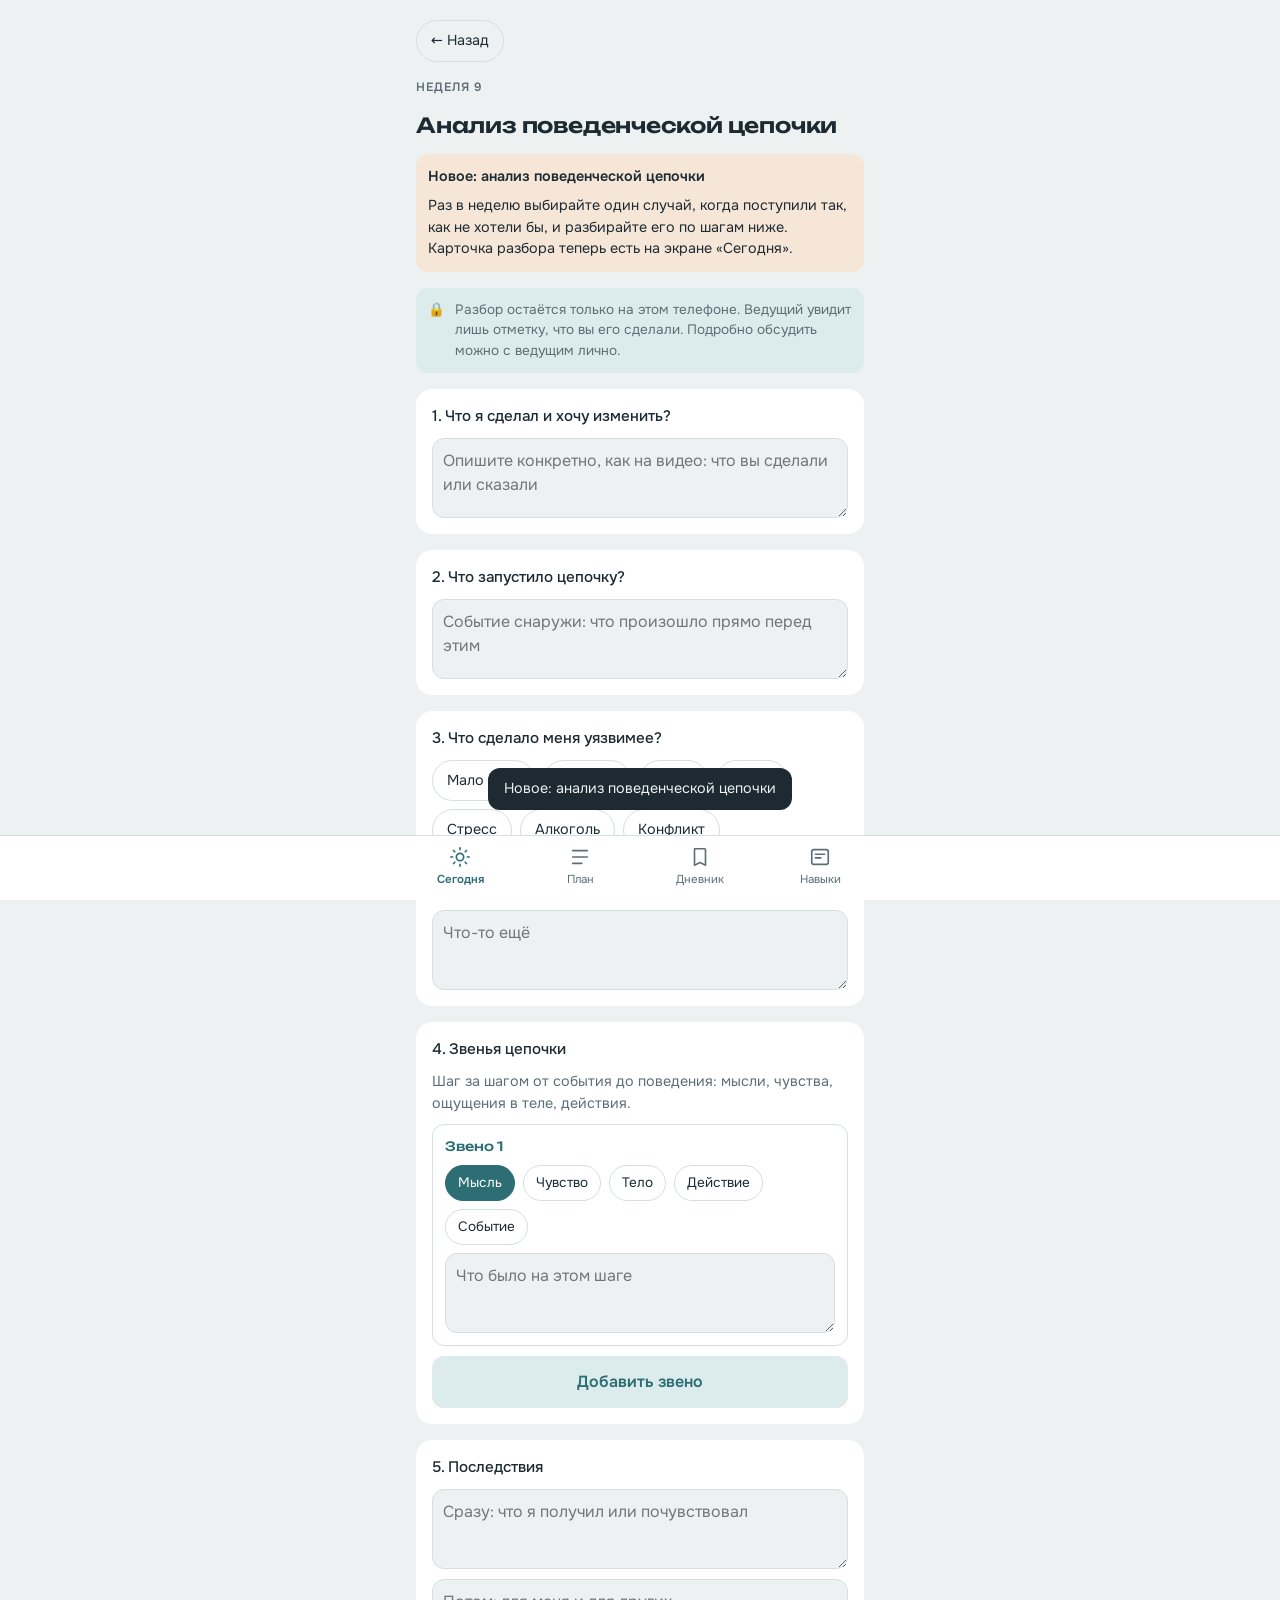
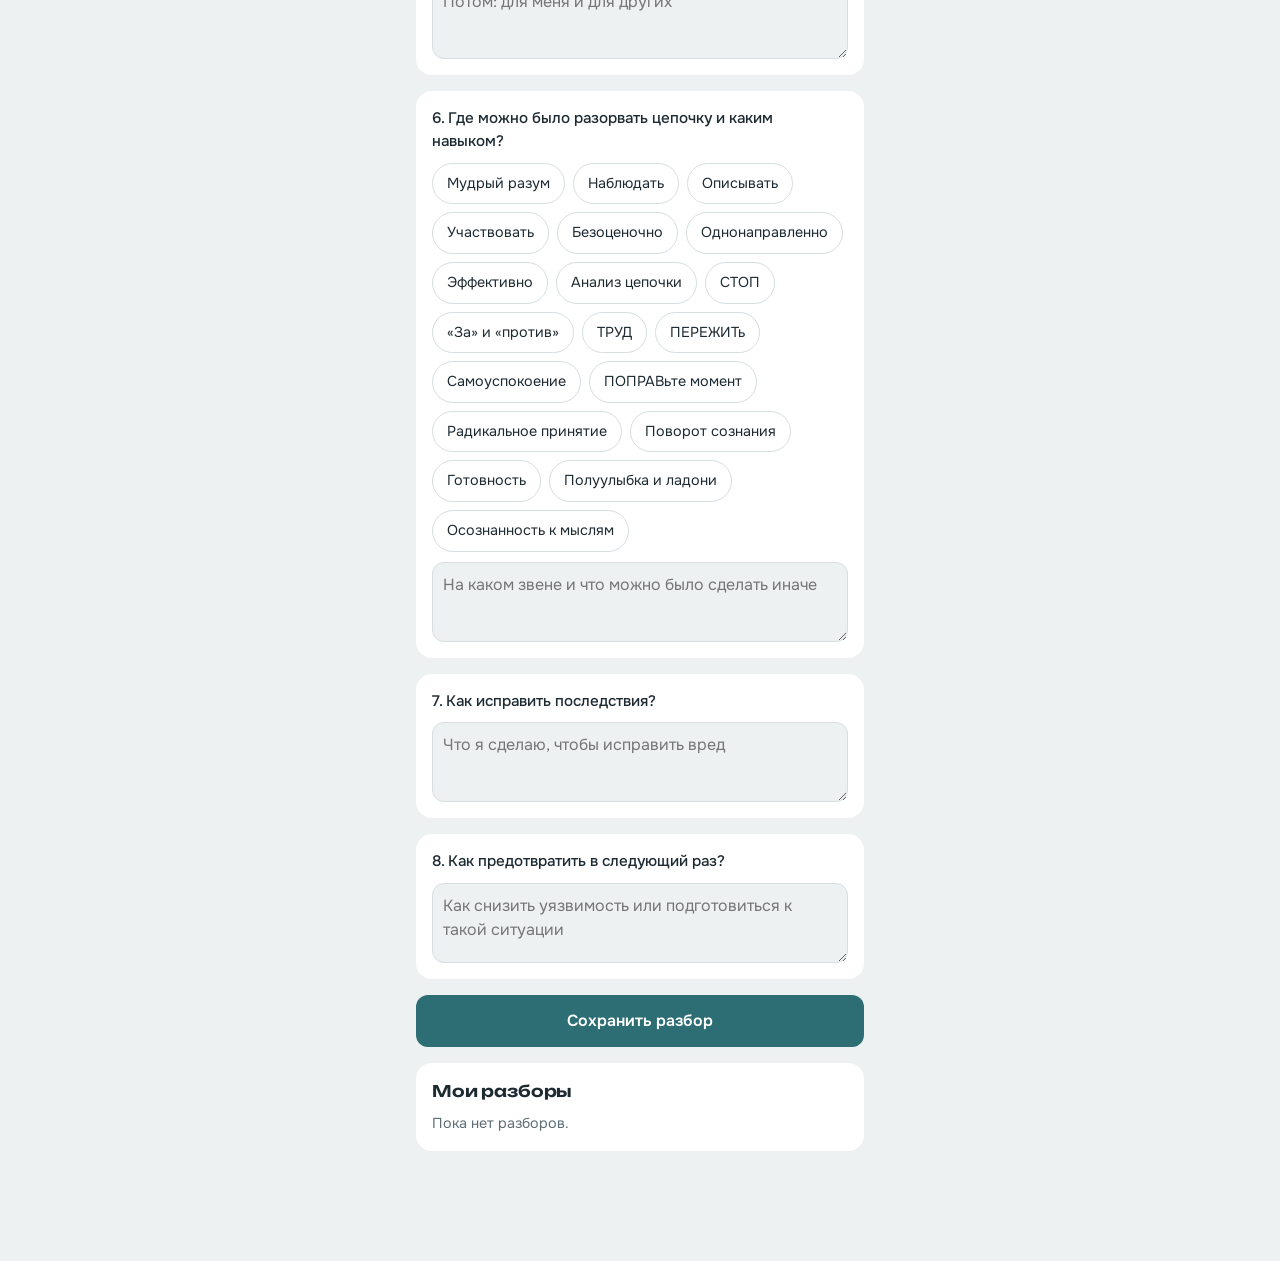
<file: index.html>
<!doctype html>
<html lang="ru">
<head>
<meta charset="utf-8">
<meta name="viewport" content="width=device-width, initial-scale=1, viewport-fit=cover">
<title>Тренинг навыков DBT</title>
<meta name="description" content="Помощник участника тренинга навыков DBT: план сессий, вопрос и задание недели, дневник.">
<meta name="theme-color" content="#2C6E73" media="(prefers-color-scheme: light)">
<meta name="theme-color" content="#141C20" media="(prefers-color-scheme: dark)">
<meta name="color-scheme" content="light dark">
<meta name="referrer" content="no-referrer">
<link rel="manifest" href="manifest.webmanifest">
<link rel="icon" href="icons/icon.svg" type="image/svg+xml">
<link rel="apple-touch-icon" href="icons/apple-touch-icon.png">
<meta name="apple-mobile-web-app-capable" content="yes">
<meta name="mobile-web-app-capable" content="yes">
<meta name="apple-mobile-web-app-title" content="Навыки DBT">
<meta name="apple-mobile-web-app-status-bar-style" content="default">
<link rel="preload" href="fonts/onest-cyrillic.woff2" as="font" type="font/woff2" crossorigin>
<link rel="stylesheet" href="styles.css">
</head>
<body>
<main class="wrap" id="app" aria-live="polite"></main>

<nav aria-label="Разделы"><div class="in">
  <button data-tab="today"><svg viewBox="0 0 24 24" aria-hidden="true"><circle cx="12" cy="12" r="4"/><path d="M12 2v2M12 20v2M4.9 4.9l1.4 1.4M17.7 17.7l1.4 1.4M2 12h2M20 12h2M4.9 19.1l1.4-1.4M17.7 6.3l1.4-1.4"/></svg>Сегодня</button>
  <button data-tab="plan"><svg viewBox="0 0 24 24" aria-hidden="true"><path d="M4 5h16M4 12h16M4 19h10"/></svg>План</button>
  <button data-tab="diary"><svg viewBox="0 0 24 24" aria-hidden="true"><path d="M6 3h11a1 1 0 0 1 1 1v17l-6-3-6 3V4a1 1 0 0 1 1-1z"/></svg>Дневник</button>
  <button data-tab="skills"><svg viewBox="0 0 24 24" aria-hidden="true"><rect x="3" y="4" width="18" height="16" rx="2"/><path d="M7 9h10M7 13h6"/></svg>Навыки</button>
  <button data-tab="group" hidden><svg viewBox="0 0 24 24" aria-hidden="true"><circle cx="9" cy="8" r="3"/><circle cx="17" cy="9" r="2.5"/><path d="M3 20c0-3.3 2.7-6 6-6s6 2.7 6 6M15 14.5c3 0 6 2 6 5.5"/></svg>Группа</button>
</div></nav>
<div class="toast" id="toast" role="status"></div>
<div class="update" id="update" hidden></div>

<script src="data.js"></script>
<script src="db.js"></script>
<script src="app.js"></script>
</body>
</html>
</file>
<file: styles.css>
/* Шрифты лежат в приложении: работает офлайн и без обращений к сторонним серверам */
@font-face{font-family:"Onest";font-style:normal;font-weight:400 600;font-display:swap;src:url(fonts/onest-cyrillic.woff2) format("woff2");unicode-range:U+0301,U+0400-045F,U+0490-0491,U+04B0-04B1,U+2116}
@font-face{font-family:"Onest";font-style:normal;font-weight:400 600;font-display:swap;src:url(fonts/onest-latin.woff2) format("woff2");unicode-range:U+0000-00FF,U+0131,U+0152-0153,U+02BB-02BC,U+02C6,U+02DA,U+02DC,U+0304,U+0308,U+0329,U+2000-206F,U+20AC,U+2122,U+2191,U+2193,U+2212,U+2215,U+FEFF,U+FFFD}
@font-face{font-family:"Unbounded";font-style:normal;font-weight:500 600;font-display:swap;src:url(fonts/unbounded-cyrillic.woff2) format("woff2");unicode-range:U+0301,U+0400-045F,U+0490-0491,U+04B0-04B1,U+2116}
@font-face{font-family:"Unbounded";font-style:normal;font-weight:500 600;font-display:swap;src:url(fonts/unbounded-latin.woff2) format("woff2");unicode-range:U+0000-00FF,U+0131,U+0152-0153,U+02BB-02BC,U+02C6,U+02DA,U+02DC,U+0304,U+0308,U+0329,U+2000-206F,U+20AC,U+2122,U+2191,U+2193,U+2212,U+2215,U+FEFF,U+FFFD}

/* Палитра «после бури»: бирюзово-серая, оранжевый — «сделано» */
:root{
  --bg:#EDF1F2; --card:#FFFFFF; --ink:#1D2A31; --muted:#5E6E76; --line:#D6DEE1;
  --accent:#2C6E73; --accent-soft:#DCEBEB; --done:#C27A3E; --done-soft:#F5E6D8;
  --warn:#9A3B2E; --warn-soft:#F6E1DD;
  --display:"Unbounded", "Trebuchet MS", sans-serif;
  --body:"Onest", system-ui, -apple-system, "Segoe UI", sans-serif;
  color-scheme:light;
}
@media (prefers-color-scheme: dark){:root:not([data-theme="light"]){
  --bg:#141C20; --card:#1C272C; --ink:#E5ECEE; --muted:#93A4AB; --line:#2E3C42;
  --accent:#6DB3B6; --accent-soft:#213A3D; --done:#E3A26A; --done-soft:#3A2C20;
  --warn:#F0A99C; --warn-soft:#3B2420; color-scheme:dark}}
:root[data-theme="dark"]{
  --bg:#141C20; --card:#1C272C; --ink:#E5ECEE; --muted:#93A4AB; --line:#2E3C42;
  --accent:#6DB3B6; --accent-soft:#213A3D; --done:#E3A26A; --done-soft:#3A2C20;
  --warn:#F0A99C; --warn-soft:#3B2420; color-scheme:dark}

*{box-sizing:border-box}
[hidden]{display:none!important}
html,body{height:100%}
html{-webkit-text-size-adjust:100%}
body{margin:0;background:var(--bg);color:var(--ink);font-family:var(--body);font-size:16px;line-height:1.5;-webkit-tap-highlight-color:transparent}
.wrap{max-width:480px;margin:0 auto;padding-inline:16px;padding-top:calc(20px + env(safe-area-inset-top,0px));padding-bottom:calc(110px + env(safe-area-inset-bottom,0px));display:flex;flex-direction:column;gap:16px}
h1,h2{font-family:var(--display);font-weight:600;text-wrap:balance;margin:0;letter-spacing:-.01em}
h1{font-size:1.3rem;line-height:1.25}
h2{font-size:1rem}
p{margin:0}
.eyebrow{font-size:.75rem;text-transform:uppercase;letter-spacing:.08em;color:var(--muted);font-weight:600}
.muted{color:var(--muted);font-size:.9rem}
.card{background:var(--card);border-radius:16px;padding:16px;display:flex;flex-direction:column;gap:10px}
.hero{background:var(--accent);color:#fff;border-radius:20px;padding:20px;display:flex;flex-direction:column;gap:8px}
.hero .eyebrow{color:rgba(255,255,255,.78)}
.hero .read{font-size:.9rem;color:rgba(255,255,255,.9)}
.hero .bar{height:6px;background:rgba(255,255,255,.25);border-radius:3px;overflow:hidden;margin-top:4px}
.hero .bar i{display:block;height:100%;background:#fff;border-radius:3px}
@media (prefers-color-scheme: dark){:root:not([data-theme="light"]) .hero{color:#0F1A1C}
  :root:not([data-theme="light"]) .hero .eyebrow{color:rgba(15,26,28,.7)}
  :root:not([data-theme="light"]) .hero .read{color:rgba(15,26,28,.85)}
  :root:not([data-theme="light"]) .hero .bar{background:rgba(15,26,28,.2)}
  :root:not([data-theme="light"]) .hero .bar i{background:#0F1A1C}}
.quote{font-size:1.05rem;font-weight:500;border-left:3px solid var(--accent);padding-left:12px}
.check{display:flex;align-items:center;gap:12px;padding:12px;border-radius:12px;border:1px solid var(--line);background:transparent;color:var(--ink);font:inherit;text-align:left;cursor:pointer;width:100%;min-height:52px}
.check .box{width:26px;height:26px;border-radius:8px;border:2px solid var(--line);flex:none;display:grid;place-items:center;font-weight:700;color:transparent}
.check .ltr{font-family:var(--display);color:var(--done);margin-right:4px}
.check.on{border-color:var(--done);background:var(--done-soft)}
.check.on .box{background:var(--done);border-color:var(--done);color:#fff}
.btn{background:var(--accent);color:#fff;border:0;border-radius:12px;padding:14px;font:inherit;font-weight:600;cursor:pointer;min-height:50px}
@media (prefers-color-scheme: dark){:root:not([data-theme="light"]) .btn:not(.ghost),:root:not([data-theme="light"]) .chip.on{color:#0F1A1C}}
.btn:disabled{opacity:.45;cursor:default}
.btn.ghost{background:var(--accent-soft);color:var(--accent)}
button:focus-visible,input:focus-visible,textarea:focus-visible,select:focus-visible{outline:3px solid var(--done);outline-offset:2px}
.privacy{display:flex;gap:10px;align-items:flex-start;font-size:.85rem;color:var(--muted);background:var(--accent-soft);border-radius:12px;padding:12px}
.alert{display:flex;flex-direction:column;gap:8px;font-size:.9rem;color:var(--warn);background:var(--warn-soft);border-radius:12px;padding:12px}
.alert .btn{align-self:flex-start;padding:8px 14px;min-height:0}
.module{display:flex;flex-direction:column;gap:6px}
.sess{display:grid;grid-template-columns:44px 1fr;gap:10px;align-items:start;padding:12px 10px;border-radius:12px;background:var(--card);border:0;font:inherit;color:var(--ink);text-align:left;cursor:pointer;width:100%}
.sess .n{font-family:var(--display);font-size:.85rem;color:var(--muted);font-variant-numeric:tabular-nums;padding-top:2px}
.sess.cur{outline:2px solid var(--accent)}
.sess.past .n{color:var(--done)}
.sess .more{display:none;font-size:.9rem;color:var(--muted);margin-top:6px;flex-direction:column;gap:4px}
.sess.open .more{display:flex}
.sess .more b{color:var(--ink);font-weight:600}
.badge{font-size:.7rem;background:var(--done-soft);color:var(--done);border-radius:6px;padding:2px 6px;font-weight:600;vertical-align:middle;white-space:nowrap}
.badge.now{background:var(--accent-soft);color:var(--accent)}
.chips{display:flex;flex-wrap:wrap;gap:8px}
.chip{border:1px solid var(--line);background:transparent;color:var(--ink);border-radius:999px;padding:9px 14px;font:inherit;font-size:.9rem;cursor:pointer}
.chip.on{background:var(--accent);border-color:var(--accent);color:#fff}
label{font-weight:500;font-size:.95rem}
input[type=range]{width:100%;accent-color:var(--accent);height:32px}
.scale{display:flex;justify-content:space-between;font-size:.75rem;color:var(--muted);font-variant-numeric:tabular-nums}
textarea{width:100%;min-height:80px;border:1px solid var(--line);border-radius:12px;background:var(--bg);color:var(--ink);font:inherit;font-size:16px;padding:10px;resize:vertical}
.entry{display:flex;flex-direction:column;gap:4px;padding-block:10px;border-top:1px solid var(--line)}
.entry:first-of-type{border-top:0}
.row{display:flex;gap:8px;flex-wrap:wrap}
.row .btn{flex:1}
/* Навыки: переключатель, таблица, шпаргалка */
.seg{display:grid;grid-template-columns:1fr 1fr;background:var(--card);border-radius:12px;padding:4px;gap:4px}
.seg button{border:0;background:transparent;color:var(--muted);font:inherit;font-weight:500;padding:10px;border-radius:9px;cursor:pointer;min-height:44px}
.seg button[aria-selected="true"]{background:var(--accent);color:#fff}
@media (prefers-color-scheme: dark){:root:not([data-theme="light"]) .seg button[aria-selected="true"]{color:#0F1A1C}}
.stat{display:flex;gap:12px}
.stat div{flex:1;background:var(--bg);border-radius:12px;padding:10px}
.stat b{font-family:var(--display);font-size:1.3rem;display:block}
.skill{display:flex;flex-direction:column;gap:6px}
.skill h2{color:var(--accent)}
.skill ul{margin:0;padding-left:0;list-style:none;display:flex;flex-direction:column;gap:4px}
.skill li b{font-family:var(--display);font-weight:600;color:var(--done);margin-right:6px}
.tabs-filter{display:flex;gap:8px;overflow-x:auto;padding-bottom:2px;margin-inline:-16px;padding-inline:16px;scrollbar-width:none}
.tabs-filter .chip{white-space:nowrap}
.grid-wrap{overflow-x:auto;background:var(--card);border-radius:16px;padding-block:8px;-webkit-overflow-scrolling:touch}
.grid{border-collapse:separate;border-spacing:3px;font-size:.8rem;width:max-content}
.grid th,.grid td{padding:0;border:0;text-align:center}
.grid th.sk{position:sticky;left:0;background:var(--card);z-index:1;text-align:left;width:122px;min-width:122px;padding-inline:8px 4px}
.grid .sk button{background:none;border:0;font:inherit;color:var(--ink);text-align:left;cursor:pointer;padding:2px 0;line-height:1.2;width:100%}
.grid .sk button.sel{color:var(--accent);font-weight:600}
.grid .sk small{color:var(--muted);display:block;font-size:.7rem;font-variant-numeric:tabular-nums}
.grid th.wk{font-size:.7rem;color:var(--muted);font-weight:600;font-variant-numeric:tabular-nums;width:28px;height:24px}
.grid th.wk.cur{color:#fff;background:var(--accent);border-radius:6px}
@media (prefers-color-scheme: dark){:root:not([data-theme="light"]) .grid th.wk.cur{color:#0F1A1C}}
.grid .modrow th{font-size:.7rem;text-transform:uppercase;letter-spacing:.06em;color:var(--accent);padding-top:12px;padding-bottom:2px}
.cell{width:28px;height:28px;border-radius:7px;border:1px solid var(--line);background:transparent;padding:0;cursor:pointer;display:block}
.cell.pre{background:var(--bg);border-color:var(--bg)}
.cell.on{background:var(--done);border-color:var(--done)}
td.cur .cell:not(.on){border-color:var(--accent)}
.legend{display:flex;flex-wrap:wrap;gap:12px;font-size:.8rem;color:var(--muted)}
.legend span{display:flex;align-items:center;gap:6px}
.legend i{width:14px;height:14px;border-radius:4px;border:1px solid var(--line);display:inline-block}
/* Анализ цепочки */
.chain{display:flex;flex-direction:column;margin-left:6px}
.link{position:relative;padding:4px 0 10px 20px;border-left:2px solid var(--line);white-space:pre-wrap}
.link:last-child{border-left-color:transparent}
.link::before{content:"";position:absolute;left:-7px;top:7px;width:12px;height:12px;border-radius:50%;background:var(--accent)}
.link.vuln::before{background:var(--muted)}
.link.beh::before{background:var(--done)}
.link small{display:block;font-size:.7rem;text-transform:uppercase;letter-spacing:.06em;color:var(--muted);font-weight:600;white-space:normal}
.lrow{display:flex;flex-direction:column;gap:8px;padding:12px;border:1px solid var(--line);border-radius:12px}
.lrow .chip{font-size:.85rem;padding:7px 12px}
.lnum{font-family:var(--display);font-size:.8rem;color:var(--accent)}
nav{position:fixed;left:0;right:0;bottom:0;background:var(--card);border-top:1px solid var(--line);padding-bottom:env(safe-area-inset-bottom,0px);z-index:10}
nav .in{max-width:480px;margin:0 auto;display:grid;grid-auto-flow:column;grid-auto-columns:1fr}
.linkbtn{background:none;border:0;color:var(--muted);font:inherit;font-size:.85rem;text-decoration:underline;cursor:pointer;padding:8px;align-self:center}
.sched{display:grid;grid-template-columns:auto 1fr;gap:2px 10px;font-size:.9rem}
.sched .n{font-family:var(--display);font-size:.8rem;color:var(--muted);font-variant-numeric:tabular-nums;padding-top:2px}
.sched .cur{color:var(--accent);font-weight:600}
.sched .past{color:var(--muted)}
nav button{background:none;border:0;font:inherit;font-size:.72rem;color:var(--muted);padding:10px 2px 12px;display:flex;flex-direction:column;align-items:center;gap:3px;cursor:pointer}
nav button svg{width:22px;height:22px;stroke:currentColor;fill:none;stroke-width:1.8;stroke-linecap:round;stroke-linejoin:round}
nav button[aria-current="page"]{color:var(--accent);font-weight:600}
.toast{position:fixed;left:50%;bottom:calc(90px + env(safe-area-inset-bottom,0px));transform:translateX(-50%);background:var(--ink);color:var(--bg);padding:10px 16px;border-radius:12px;font-size:.9rem;opacity:0;transition:opacity .25s;pointer-events:none;max-width:calc(100% - 32px);z-index:20}
.toast.show{opacity:1}
.update{position:fixed;left:16px;right:16px;top:calc(12px + env(safe-area-inset-top,0px));max-width:448px;margin:0 auto;z-index:20}
@media (prefers-reduced-motion:reduce){.toast{transition:none}}
</file>
